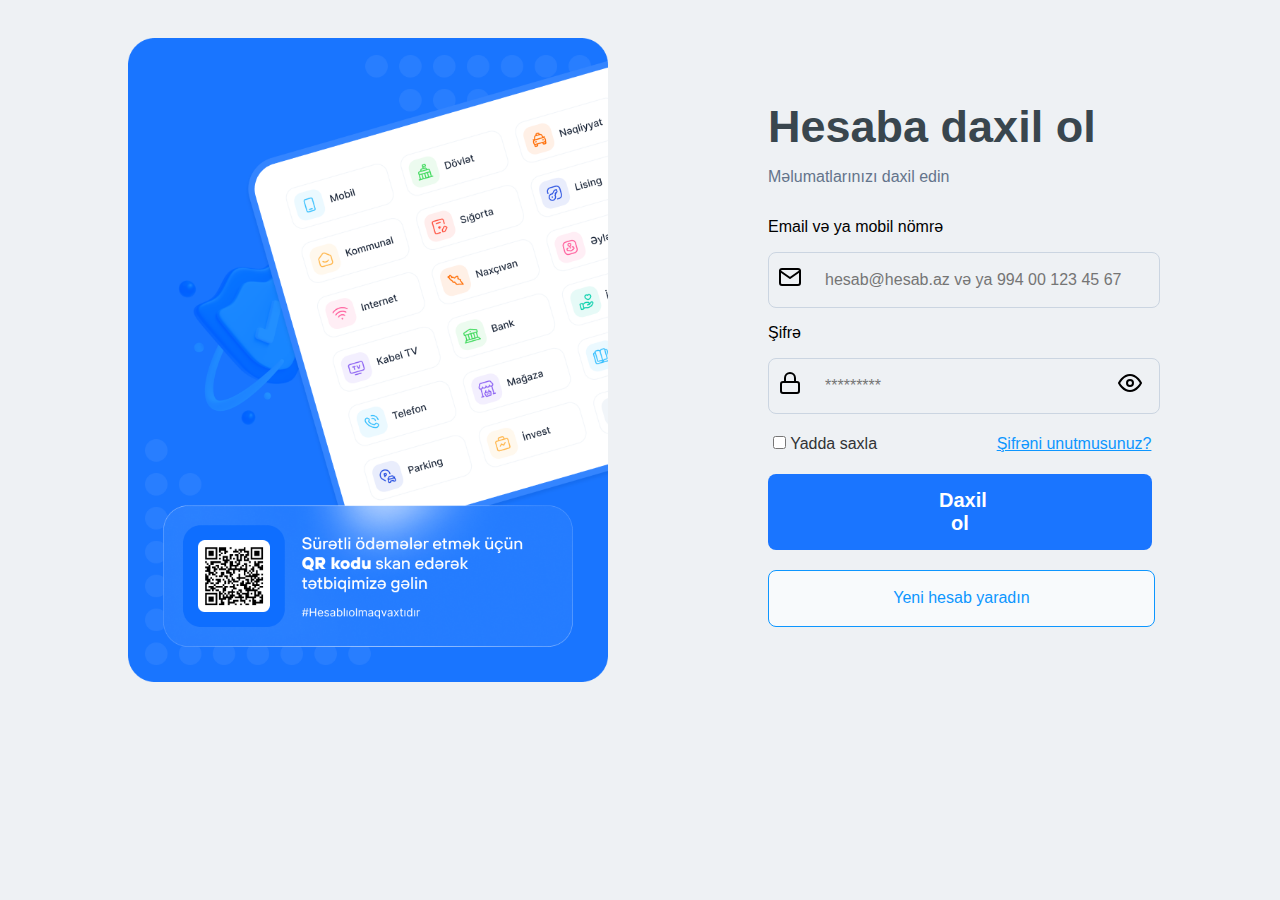
<file: index.html>
<!DOCTYPE html>
<html lang="en">
<head>
    <meta charset="UTF-8">
    <meta name="viewport" content="width=device-width, initial-scale=1.0">
    <link rel="stylesheet" href="./style/style.css">
    <title>Hesab.az</title>
</head>
<body>
    <form id="form" >
        <div class="image" >
          <img src="./signin_az.png" alt="signimage">
        </div>
        <div class="signup" >
            <div class="line" >
         <h1 class="text" >Hesaba daxil ol</h1>
         <p class="text_p" >Məlumatlarınızı daxil edin</p>
         
       <div>
          <label for="email">Email və ya mobil nömrə
         </label>
        <div class="rltv">
             <input type="email" id="username" placeholder="hesab@hesab.az və ya 994 00 123 45 67">
             <img class="mail_icon" src="./icons/mail.svg" alt="mail">
        </div>
        <div id="warningmsg" ></div>
        
        
       </div>
       <div>
          <label for="password">Şifrə</label>
         <div class="rltv" >
             <input type="password" id="pass" placeholder="*********">
            <img class="lock" src="./icons/lock.svg" alt="lock">
            <img class="eye" src="./icons/eye.svg" alt="lock">
            <img class="eyeoff hidden" src="./icons/eye-off.svg" alt="eye">
         </div>
        
       </div>
       <div id="message" ></div>
       </div>
       
        
            
            <div class="btns" >
                <a class="chk" href="">
                    <input type="checkbox">
                    Yadda saxla</a>
                <a class="psw" href="./password.html">Şifrəni unutmusunuz?</a>
           
            <div class="buttons" >
                <button type="submit" class="btn" href=""  >Daxil ol</button>
                <a class="btn_regisrt" href="./register.html">Yeni hesab yaradın</a>
            </div>
        </div>
        </div>
    </form>
    <script src="./style/js/index.js" ></script>
</body>
</html>
</file>
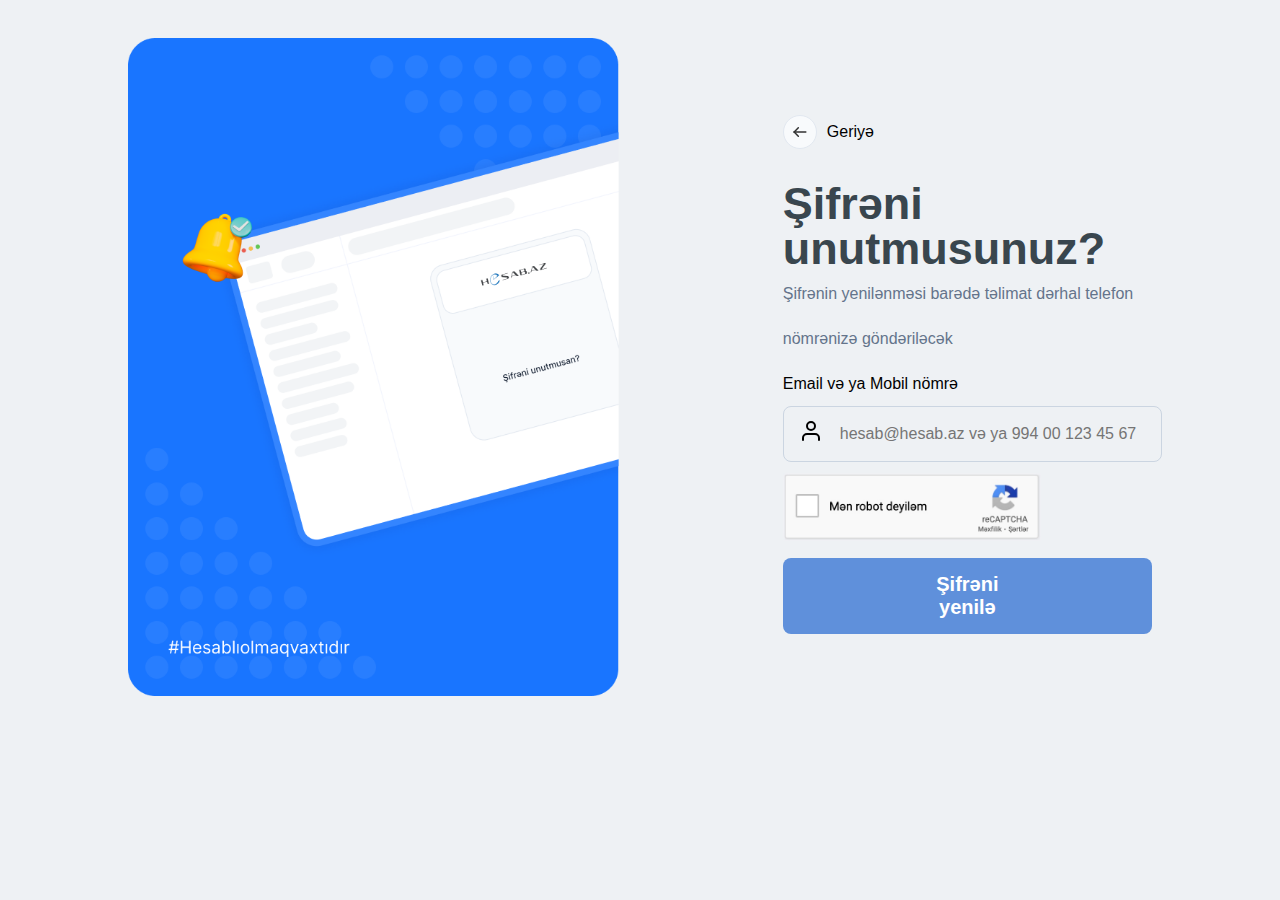
<file: password.html>
<!DOCTYPE html>
<html lang="en">
<head>
    <meta charset="UTF-8">
    <meta name="viewport" content="width=device-width, initial-scale=1.0">
    <link rel="stylesheet" href="./style/password.css">
    <title>Hesab.az</title>
</head>
<body>
    <form id="form" >
        <div class="image" >
          <img src="./forgot_az.png" alt="signimage">
        </div>
        <div class="signup" >
           <div class="link" >
             <a class="prev" href="./index.html">
                 <img src="./icons/back_arrow.svg" alt="left">
                 
             </a>
             <span>Geriyə</span>
           </div>
       <div class="line" >
          <h1 class="text" >Şifrəni unutmusunuz?</h1>
          <p class="text_p" >Şifrənin yenilənməsi barədə təlimat dərhal telefon nömrənizə göndəriləcək
        </p>
        <div>
            <label for="tel">Email və ya Mobil nömrə
           </label>
          <div class="rltv">
             <input formcontrolname="mobileNumber" type="text" id="username" placeholder="hesab@hesab.az və ya 994 00 123 45 67"  autocomplete="off" >
             <img class="user_icon" src="./icons/user.svg" alt="phone">
          </div>
          <div id="warningmsg" ></div>
        </div>
       <img class="robot" src="./control.jpg" alt="controlrobot">
       </div>

        
        <button type="submit" class="btn" href="">Şifrəni yenilə</button>
        </div>
    </form>
    <script src="./style/js/password.js" ></script>
</body>
</html>
</file>
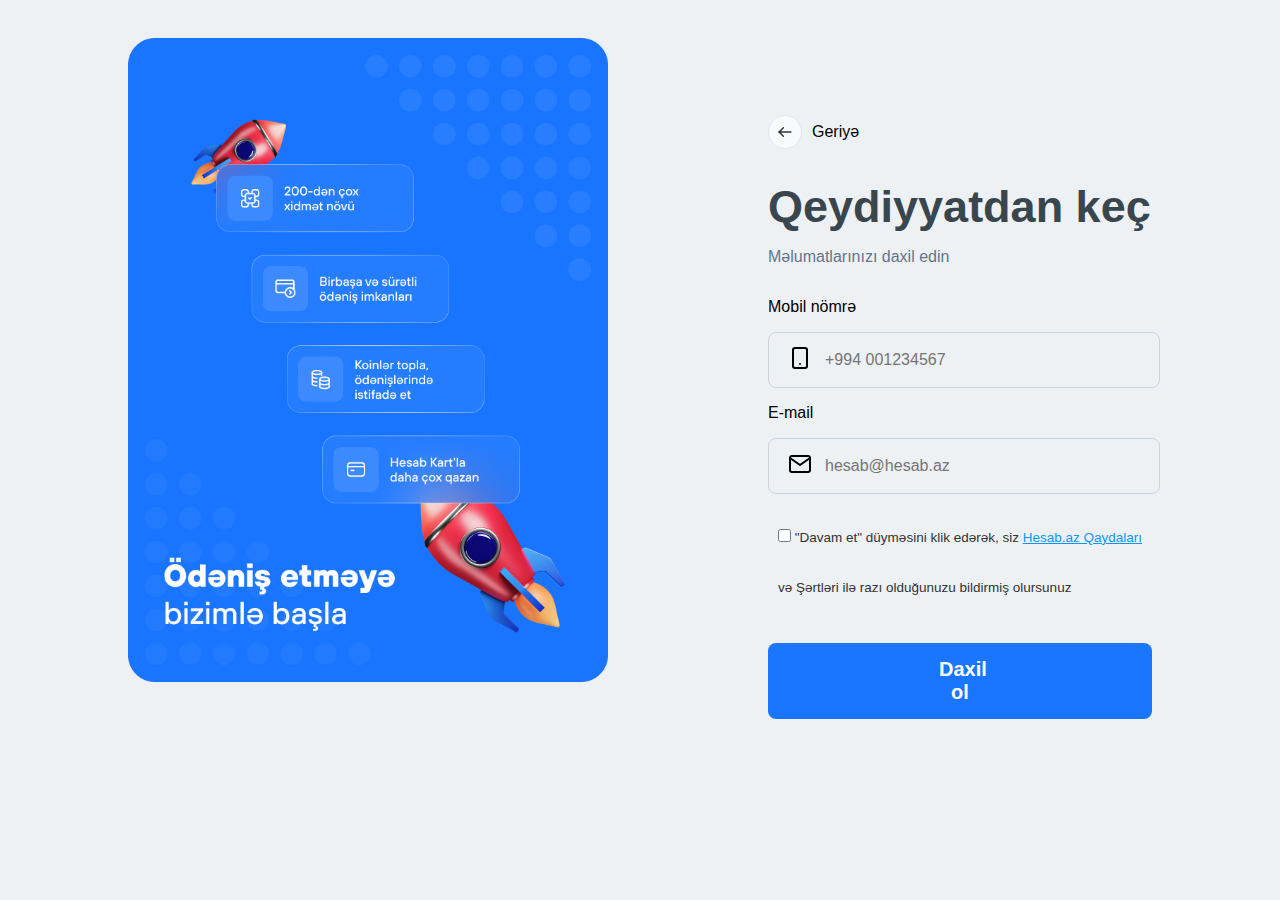
<file: register.html>
<!DOCTYPE html>
<html lang="en">
<head>
    <meta charset="UTF-8">
    <meta name="viewport" content="width=device-width, initial-scale=1.0">
    <link rel="stylesheet" href="./style/register.css">
    <title>Hesab.az</title>
</head>
<body>
    <form id="form" >
        <div class="image" >
          <img src="./signup_az.png" alt="signimage">
        </div>
        <div class="signup" >
           <div class="link" >
             <a class="prev" href="./index.html">
                 <img src="./icons/back_arrow.svg" alt="left">
                 
             </a>
             <span>Geriyə</span>
           </div>
       <div class="line" >
          <h1 class="text" >Qeydiyyatdan keç</h1>
          <p class="text_p" >Məlumatlarınızı daxil edin</p>
          <div>
          <label for="tel">Mobil nömrə
         </label>
       <div class="rltv">
          <input formcontrolname="mobileNumber" type="number" id="username" placeholder="+994 001234567" >
          <img class="phone_icon" src="./icons/phone.svg" alt="phone">
       </div>
       <div id="phonewarning"></div>
        </div>
        <div>
             <label for="email">E-mail</label>
            <div class="rltv">
                 <input type="email" id="mail" placeholder="hesab@hesab.az">
                 <img class="mail_icon" src="./icons/mail.svg" alt="">
            </div>
            <div id="mailwarning" ></div>
       </div>

        <p class="chk" href="">
            <input type="checkbox">
            "Davam et" düyməsini klik edərək, siz <a href="">Hesab.az Qaydaları</a> və Şərtləri ilə  razı olduğunuzu bildirmiş olursunuz</p>
        
        <button type="submit" class="btn" href=""  >Daxil ol</button>
        </div>
    </form>
    <script src="./style/js/register.js" ></script>
</body>
</html>
</file>
<file: style/style.css>
* {
  font-family: "Proxima Nova", sans-serif;
  margin: 0;
  padding: 0;
  background-color: #eef1f4;
}

#form {
  display: flex;
  justify-content: space-evenly;
  margin-top: 3%;
}
#form .image {
  margin-left: 10%;
}
#form .image img {
  width: 75%;
}
@media (max-width: 767px) {
  #form .image {
    display: none;
  }
}
#form .btn {
  padding: 14px 170px;
  border-radius: 8px;
  background-color: #1a75ff;
  border: 1px solid transparent;
  width: 100%;
  font-weight: 600;
  font-size: 20px;
  color: #fff;
  margin-bottom: 2vw;
  cursor: pointer;
  margin-bottom: 5%;
  transition: 0.3s all ease;
}
#form .btn:hover {
  transform: scale(1.03);
}
#form #username {
  padding: 0 0 0 56px;
  max-height: 56px;
  height: 6vh;
  border: 1px solid #cbd5e1;
  border-radius: 8px;
  font-size: 16px;
  font-weight: 400;
  width: 87%;
  background-color: transparent;
  position: relative;
}
#form #pass {
  padding: 0 0 0 56px;
  max-height: 56px;
  height: 6vh;
  border: 1px solid #cbd5e1;
  border-radius: 8px;
  font-size: 16px;
  font-weight: 400;
  width: 87%;
  background-color: transparent;
  position: relative;
}
#form .btn_regisrt {
  display: flex;
  align-items: center;
  justify-content: center;
  padding: 10px;
  border-radius: 8px;
  background-color: #f8fafc;
  border: 1px solid #0d96ff;
  width: 95%;
  font-weight: 500;
  font-size: 16px;
  color: #0d96ff;
  height: 35px;
  transition: 0.3s all ease;
  cursor: pointer;
  text-decoration: none;
}
#form .btn_regisrt:hover {
  background-color: #1a75ff;
  color: #fff;
}
#form .psw {
  color: #0d96ff;
  margin-left: 30%;
}
#form .chk {
  text-decoration: none;
  color: #313335;
  margin-left: 5px;
}
#form .signup {
  margin-right: 10%;
  margin-top: 5%;
  width: 30%;
}
#form .text {
  font-size: 45px;
  color: #39464e;
}
#form .text_p {
  color: #64748b;
}
#form .line {
  line-height: 50px;
}
#form .btns {
  line-height: 60px;
  width: 100%;
}
#form .lock {
  position: absolute;
  left: 10px;
  top: 13px;
}
#form .mail_icon {
  position: absolute;
  left: 10px;
  top: 13px;
}
#form .eye {
  position: absolute;
  cursor: pointer;
  right: 10px;
  top: 13px;
}
#form .eyeoff {
  position: absolute;
  cursor: pointer;
  right: 10px;
  top: 13px;
}
#form .hidden {
  display: none;
}
#form .rltv {
  position: relative;
}/*# sourceMappingURL=style.css.map */
</file>
<file: style/password.css>
* {
  font-family: "Proxima Nova", sans-serif;
  margin: 0;
  padding: 0;
  background-color: #eef1f4;
}

#form {
  display: flex;
  justify-content: space-evenly;
  margin-top: 3%;
}
#form .image {
  margin-left: 10%;
}
#form .image img {
  width: 75%;
}
@media (max-width: 767px) {
  #form .image {
    display: none;
  }
}
#form .link {
  display: flex;
  align-items: center;
  gap: 10px;
  margin-bottom: 5%;
  line-height: 60px;
}
#form .link .prev {
  width: 32px;
  height: 32px;
  display: flex;
  align-items: center;
  justify-content: center;
  border-radius: 50%;
  border: 1px solid #e2e8f0;
  background-color: #f8fafc;
  transition: 0.3s all ease;
}
#form .link .prev img {
  background-color: #f8fafc;
}
#form .btn {
  padding: 14px 140px;
  border-radius: 8px;
  background-color: #1a75ff;
  border: 1px solid transparent;
  width: 100%;
  font-weight: 600;
  font-size: 20px;
  color: #fff;
  margin-bottom: 2vw;
  transition: 0.3s all ease;
}
#form .btn:hover {
  transform: scale(1.03);
}
#form #username {
  padding: 0 0 0 56px;
  max-height: 56px;
  height: 6vh;
  border: 1px solid #cbd5e1;
  border-radius: 8px;
  font-size: 16px;
  font-weight: 400;
  width: 87%;
  background-color: transparent;
  position: relative;
}
#form #mail {
  padding: 0 0 0 56px;
  max-height: 56px;
  height: 6vh;
  border: 1px solid #cbd5e1;
  border-radius: 8px;
  font-size: 16px;
  font-weight: 400;
  width: 87%;
  background-color: transparent;
}
#form .chk {
  text-decoration: none;
  color: #313335;
  margin-left: 10px;
  font-size: 13.5px;
  margin-bottom: 30px;
  margin-top: 5%;
  cursor: pointer;
}
#form .chk a {
  color: #0d96ff;
}
#form .signup {
  margin-right: 10%;
  margin-top: 5%;
  width: 30%;
}
#form .text {
  font-size: 45px;
  color: #39464e;
}
#form .text_p {
  color: #64748b;
}
#form .line {
  line-height: 45px;
}
#form .user_icon {
  position: absolute;
  top: 13px;
  left: 16px;
}
#form .robot {
  width: 70%;
  margin-top: 3%;
}
#form .rltv {
  position: relative;
}/*# sourceMappingURL=password.css.map */
</file>
<file: style/register.css>
* {
  font-family: "Proxima Nova", sans-serif;
  margin: 0;
  padding: 0;
  background-color: #eef1f4;
}

#form {
  display: flex;
  justify-content: space-evenly;
  margin-top: 3%;
}
#form .image {
  margin-left: 10%;
}
#form .image img {
  width: 75%;
}
@media (max-width: 767px) {
  #form .image {
    display: none;
  }
}
#form .link {
  display: flex;
  align-items: center;
  gap: 10px;
  margin-bottom: 5%;
  line-height: 60px;
}
#form .link .prev {
  width: 32px;
  height: 32px;
  display: flex;
  align-items: center;
  justify-content: center;
  border-radius: 50%;
  border: 1px solid #e2e8f0;
  background-color: #f8fafc;
  transition: 0.3s all ease;
}
#form .link .prev img {
  background-color: #f8fafc;
}
#form .btn {
  padding: 14px 170px;
  border-radius: 8px;
  background-color: #1a75ff;
  border: 1px solid transparent;
  width: 100%;
  font-weight: 600;
  font-size: 20px;
  color: #fff;
  margin-bottom: 2vw;
  cursor: pointer;
  transition: 0.3s all ease;
}
#form .btn:hover {
  transform: scale(1.03);
}
#form #username {
  padding: 0 0 0 56px;
  max-height: 56px;
  height: 6vh;
  border: 1px solid #cbd5e1;
  border-radius: 8px;
  font-size: 16px;
  font-weight: 400;
  width: 87%;
  background-color: transparent;
  position: relative;
}
#form #mail {
  padding: 0 0 0 56px;
  max-height: 56px;
  height: 6vh;
  border: 1px solid #cbd5e1;
  border-radius: 8px;
  font-size: 16px;
  font-weight: 400;
  width: 87%;
  background-color: transparent;
}
#form .psw {
  color: #0d96ff;
  margin-left: 42%;
}
#form .chk {
  text-decoration: none;
  color: #313335;
  margin-left: 10px;
  font-size: 13.5px;
  margin-bottom: 30px;
  margin-top: 5%;
  cursor: pointer;
}
#form .chk a {
  color: #0d96ff;
}
#form .signup {
  margin-right: 10%;
  margin-top: 5%;
  width: 30%;
}
#form .text {
  font-size: 45px;
  color: #39464e;
}
#form .text_p {
  color: #64748b;
}
#form .line {
  line-height: 50px;
}
#form .phone_icon {
  position: absolute;
  top: 14px;
  left: 20px;
}
#form .mail_icon {
  position: absolute;
  top: 14px;
  left: 20px;
}
#form .rltv {
  position: relative;
}/*# sourceMappingURL=register.css.map */
</file>
